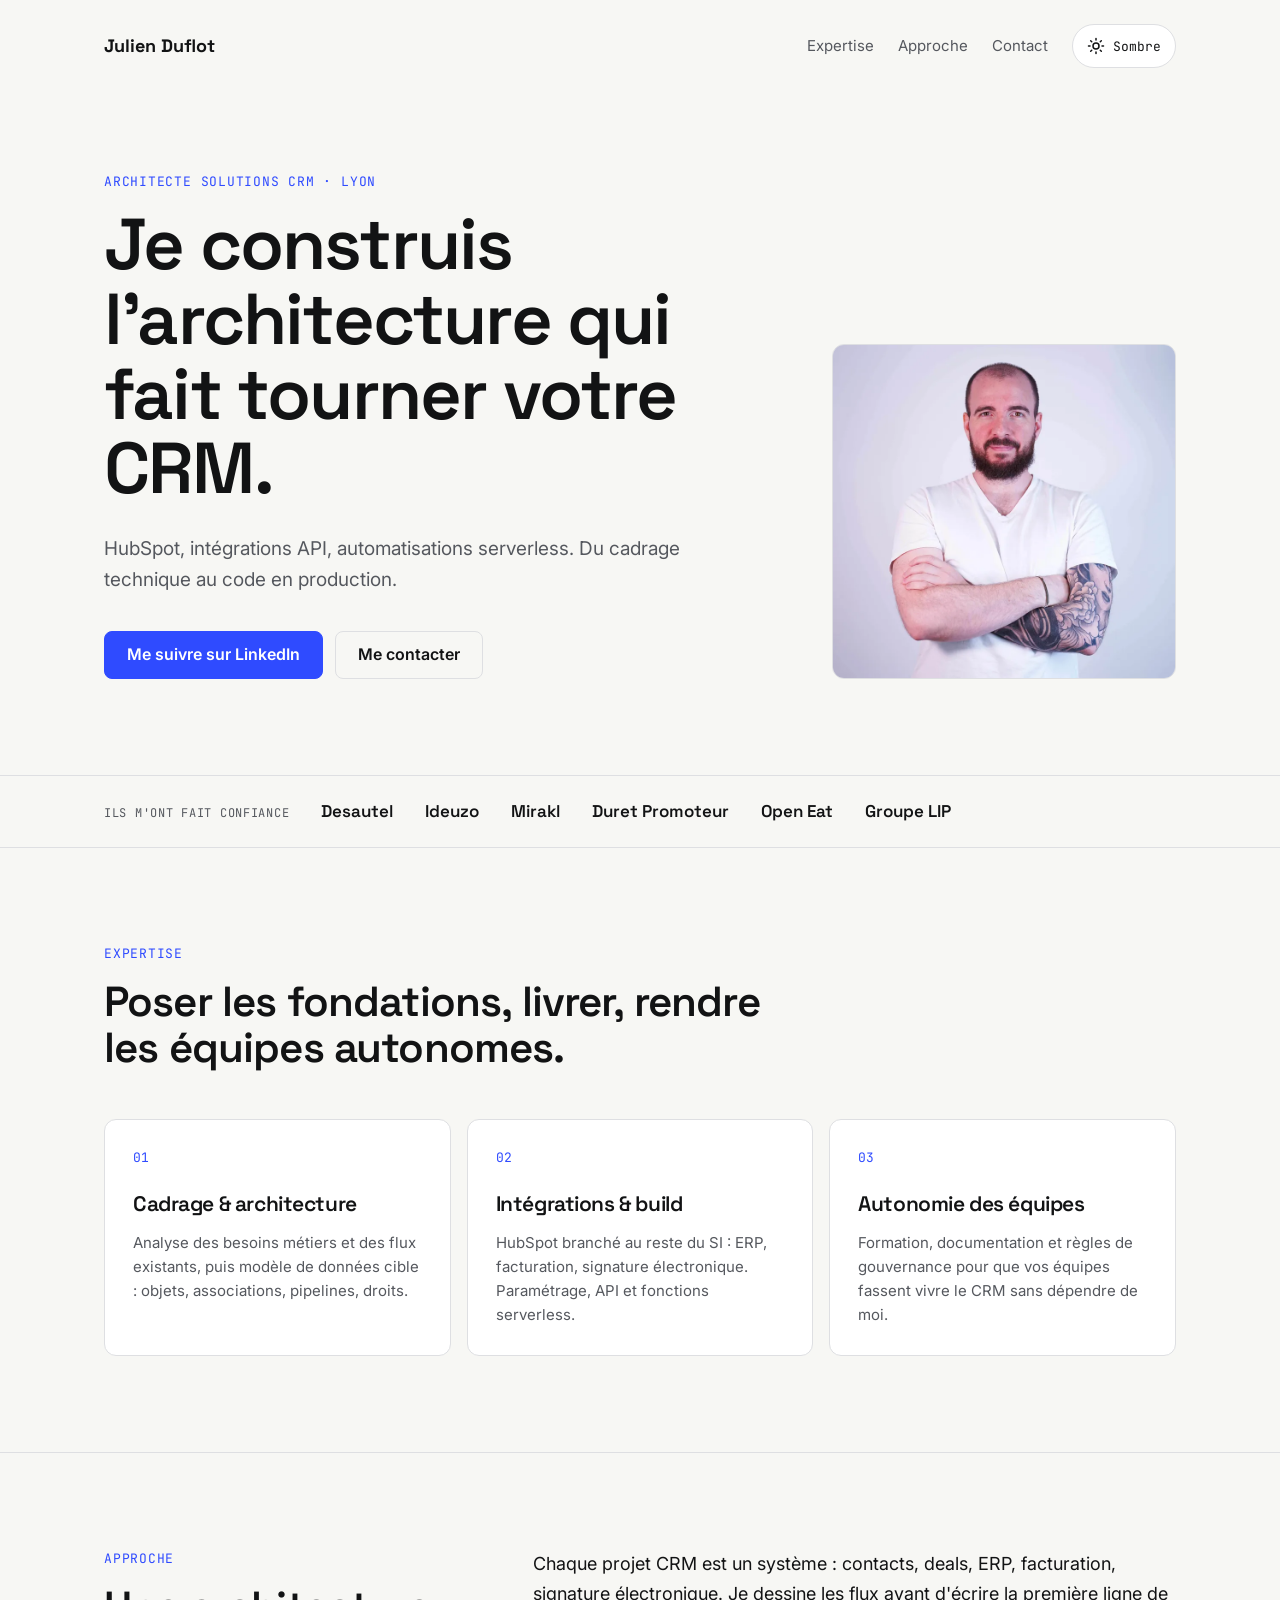
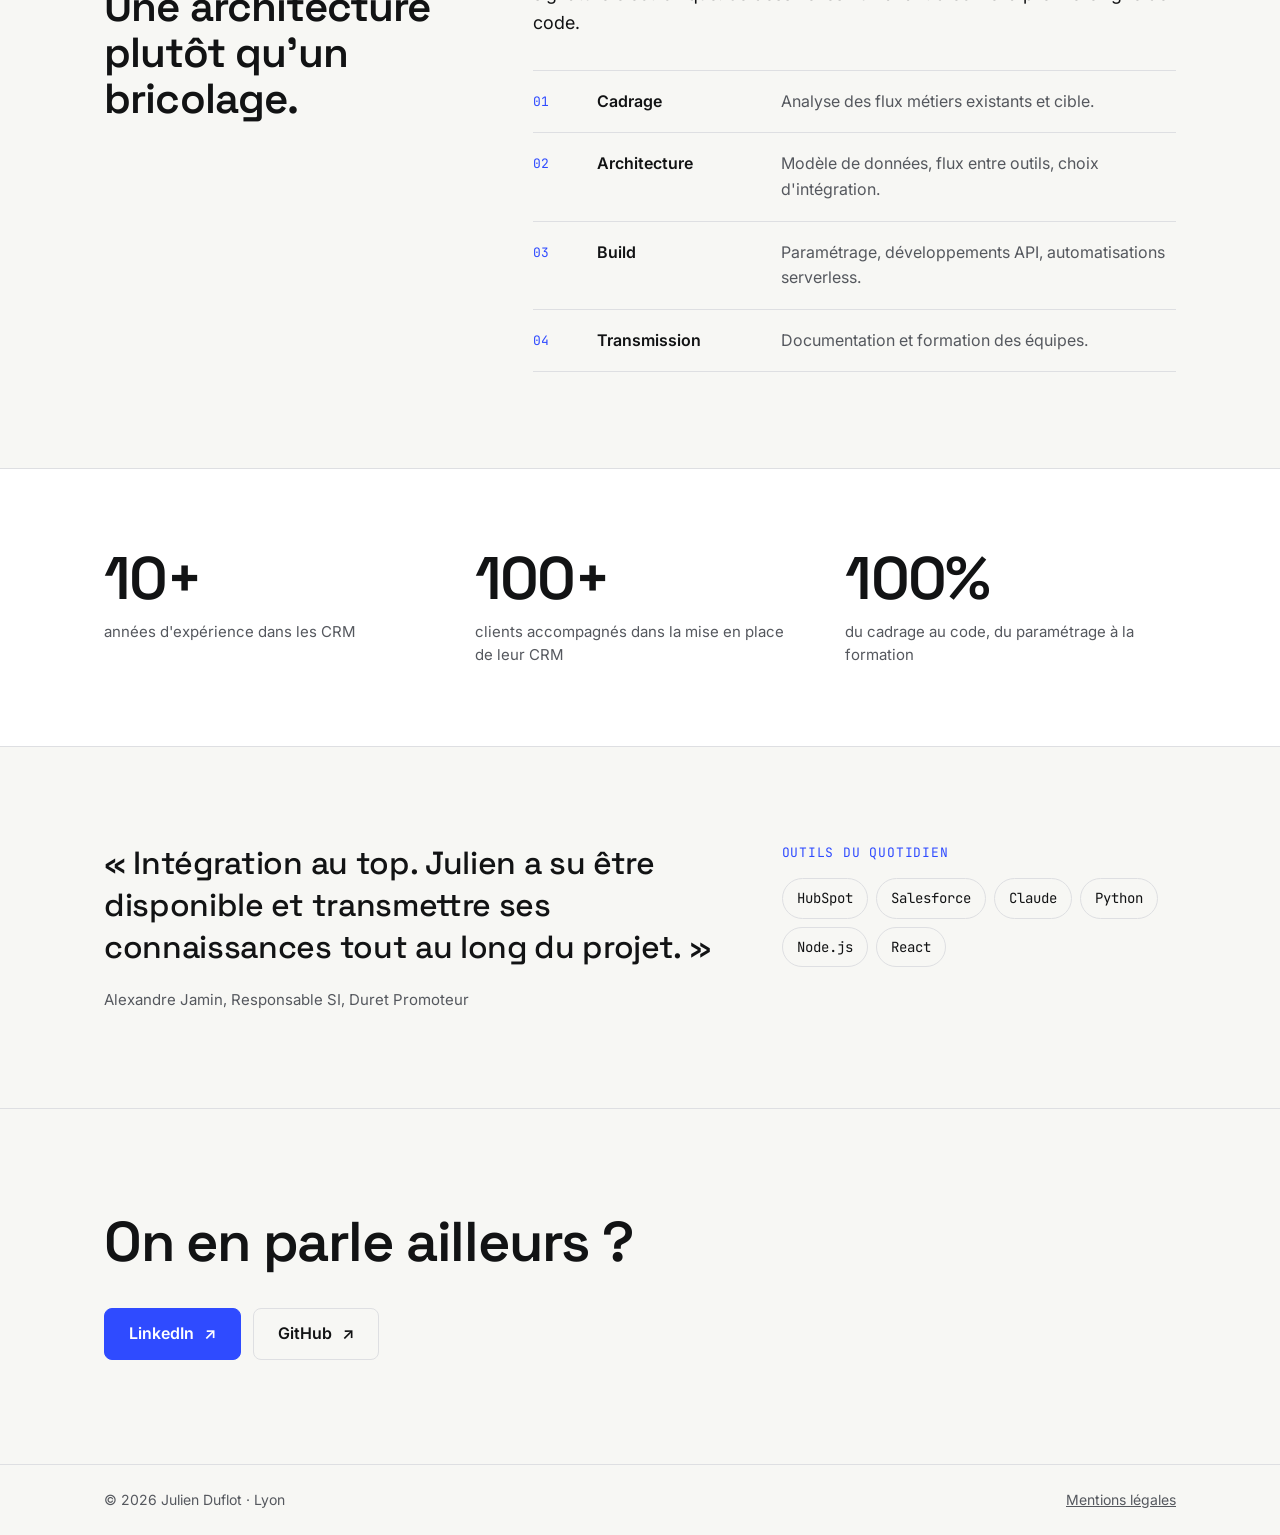
<file: index.html>
<!doctype html>
<html lang="fr">
<head>
  <meta charset="utf-8">
  <meta name="viewport" content="width=device-width, initial-scale=1">
  <title>Julien Duflot · Architecte solutions CRM HubSpot à Lyon</title>
  <meta name="description" content="Julien Duflot, architecte solutions CRM à Lyon : architecture HubSpot, intégrations API et automatisations serverless, du cadrage au code en production.">
  <link rel="canonical" href="https://julienduflot.com/">
  <meta property="og:type" content="profile">
  <meta property="og:title" content="Julien Duflot · Architecte solutions CRM">
  <meta property="og:description" content="Architecture HubSpot, intégrations API et automatisations serverless.">
  <meta property="og:url" content="https://julienduflot.com/">
  <meta property="og:image" content="https://julienduflot.com/assets/julien-duflot.jpg">
  <meta name="theme-color" content="#F7F7F4" media="(prefers-color-scheme: light)">
  <meta name="theme-color" content="#0D0E10" media="(prefers-color-scheme: dark)">
  <link rel="icon" href="data:image/svg+xml,%3Csvg xmlns='http://www.w3.org/2000/svg' viewBox='0 0 32 32'%3E%3Crect width='32' height='32' rx='7' fill='%232F4BFF'/%3E%3Ctext x='16' y='21.5' font-family='Arial,sans-serif' font-size='14' font-weight='700' fill='white' text-anchor='middle'%3EJD%3C/text%3E%3C/svg%3E">
  <script>try{var t=localStorage.getItem("theme");if(t==="dark"||t==="light")document.documentElement.setAttribute("data-theme",t);}catch(e){}</script>
  <link rel="preconnect" href="https://fonts.googleapis.com">
  <link rel="preconnect" href="https://fonts.gstatic.com" crossorigin>
  <link href="https://fonts.googleapis.com/css2?family=Inter:wght@400;500;600&family=JetBrains+Mono:wght@400;500&family=Space+Grotesk:wght@500;600;700&display=swap" rel="stylesheet">
  <link rel="stylesheet" href="/assets/style.css">
  <script src="/assets/theme.js" defer></script>
  <script type="application/ld+json">
  {
    "@context": "https://schema.org",
    "@type": "Person",
    "name": "Julien Duflot",
    "jobTitle": "Architecte solutions CRM",
    "address": { "@type": "PostalAddress", "addressLocality": "Lyon", "addressCountry": "FR" },
    "url": "https://julienduflot.com/",
    "image": "https://julienduflot.com/assets/julien-duflot.jpg",
    "sameAs": ["https://www.linkedin.com/in/julienduflot/", "https://github.com/julienduflot"]
  }
  </script>
</head>
<body>
  <a class="skip" href="#contenu">Aller au contenu</a>

  <header class="wrap site-header">
    <a class="brand" href="/">Julien Duflot</a>
    <nav class="site-nav" aria-label="Sections">
      <a href="#expertise">Expertise</a>
      <a href="#approche">Approche</a>
      <a href="#contact">Contact</a>
      <button class="theme-toggle" type="button" aria-label="Passer au thème sombre">
        <svg class="icon-sun" width="18" height="18" viewBox="0 0 24 24" fill="none" stroke="currentColor" stroke-width="2" stroke-linecap="round" aria-hidden="true"><circle cx="12" cy="12" r="4"/><path d="M12 2v2M12 20v2M2 12h2M20 12h2M4.9 4.9l1.4 1.4M17.7 17.7l1.4 1.4M4.9 19.1l1.4-1.4M17.7 6.3l1.4-1.4"/></svg>
        <svg class="icon-moon" width="18" height="18" viewBox="0 0 24 24" fill="none" stroke="currentColor" stroke-width="2" stroke-linecap="round" stroke-linejoin="round" aria-hidden="true"><path d="M21 12.8A9 9 0 1 1 11.2 3a7 7 0 0 0 9.8 9.8z"/></svg>
        <span class="label">Sombre</span>
      </button>
    </nav>
  </header>

  <main id="contenu">
    <section class="wrap hero">
      <div class="hero-text">
        <p class="eyebrow">Architecte solutions CRM · Lyon</p>
        <h1>Je construis l'architecture qui fait tourner votre CRM.</h1>
        <p class="lead">HubSpot, intégrations API, automatisations serverless. Du cadrage technique au code en production.</p>
        <div class="btns">
          <a class="btn btn-primary" href="https://www.linkedin.com/in/julienduflot/">Me suivre sur LinkedIn</a>
          <a class="btn" href="#contact">Me contacter</a>
        </div>
      </div>
      <figure class="hero-photo">
        <picture>
          <source srcset="/assets/julien-duflot.webp" type="image/webp">
          <img src="/assets/julien-duflot.jpg" alt="Portrait de Julien Duflot" width="800" height="778" fetchpriority="high">
        </picture>
      </figure>
    </section>

    <section class="clients" aria-label="Références clients">
      <div class="wrap">
        <span class="label">Ils m'ont fait confiance</span>
        <ul>
          <li>Desautel</li>
          <li>Ideuzo</li>
          <li>Mirakl</li>
          <li>Duret Promoteur</li>
          <li>Open Eat</li>
          <li>Groupe LIP</li>
        </ul>
      </div>
    </section>

    <section id="expertise" class="wrap section">
      <p class="eyebrow">Expertise</p>
      <h2>Poser les fondations, livrer, rendre les équipes autonomes.</h2>
      <div class="cards">
        <article class="card">
          <p class="num">01</p>
          <h3>Cadrage &amp; architecture</h3>
          <p>Analyse des besoins métiers et des flux existants, puis modèle de données cible : objets, associations, pipelines, droits.</p>
        </article>
        <article class="card">
          <p class="num">02</p>
          <h3>Intégrations &amp; build</h3>
          <p>HubSpot branché au reste du SI : ERP, facturation, signature électronique. Paramétrage, API et fonctions serverless.</p>
        </article>
        <article class="card">
          <p class="num">03</p>
          <h3>Autonomie des équipes</h3>
          <p>Formation, documentation et règles de gouvernance pour que vos équipes fassent vivre le CRM sans dépendre de moi.</p>
        </article>
      </div>
    </section>

    <section id="approche" class="band">
      <div class="wrap section split">
        <div>
          <p class="eyebrow">Approche</p>
          <h2>Une architecture plutôt qu'un bricolage.</h2>
        </div>
        <div>
          <p class="intro">Chaque projet CRM est un système : contacts, deals, ERP, facturation, signature électronique. Je dessine les flux avant d'écrire la première ligne de code.</p>
          <ol class="steps">
            <li><span class="n">01</span><strong>Cadrage</strong><span>Analyse des flux métiers existants et cible.</span></li>
            <li><span class="n">02</span><strong>Architecture</strong><span>Modèle de données, flux entre outils, choix d'intégration.</span></li>
            <li><span class="n">03</span><strong>Build</strong><span>Paramétrage, développements API, automatisations serverless.</span></li>
            <li><span class="n">04</span><strong>Transmission</strong><span>Documentation et formation des équipes.</span></li>
          </ol>
        </div>
      </div>
    </section>

    <section class="band figures" aria-label="En chiffres">
      <div class="wrap">
        <div>
          <p class="figure-value">10+</p>
          <p class="figure-label">années d'expérience dans les CRM</p>
        </div>
        <div>
          <p class="figure-value">100+</p>
          <p class="figure-label">clients accompagnés dans la mise en place de leur CRM</p>
        </div>
        <div>
          <p class="figure-value">100%</p>
          <p class="figure-label">du cadrage au code, du paramétrage à la formation</p>
        </div>
      </div>
    </section>

    <section class="band">
      <div class="wrap section quote-row">
        <figure class="quote">
          <blockquote>« Intégration au top. Julien a su être disponible et transmettre ses connaissances tout au long du projet. »</blockquote>
          <figcaption>Alexandre Jamin, Responsable SI, Duret Promoteur</figcaption>
        </figure>
        <div class="tools">
          <p class="eyebrow">Outils du quotidien</p>
          <ul class="chips">
            <li>HubSpot</li>
            <li>Salesforce</li>
            <li>Claude</li>
            <li>Python</li>
            <li>Node.js</li>
            <li>React</li>
          </ul>
        </div>
      </div>
    </section>

    <section id="contact" class="band">
      <div class="wrap contact">
        <h2>On en parle ailleurs ?</h2>
        <nav class="btns" aria-label="Liens de contact">
          <a class="btn btn-primary" href="https://www.linkedin.com/in/julienduflot/" rel="me">LinkedIn <span aria-hidden="true">↗</span></a>
          <a class="btn" href="https://github.com/julienduflot" rel="me">GitHub <span aria-hidden="true">↗</span></a>
        </nav>
      </div>
    </section>
  </main>

  <footer class="band site-footer">
    <div class="wrap">
      <span>© 2026 Julien Duflot · Lyon</span>
      <a href="/mentions-legales.html">Mentions légales</a>
    </div>
  </footer>
</body>
</html>
</file>
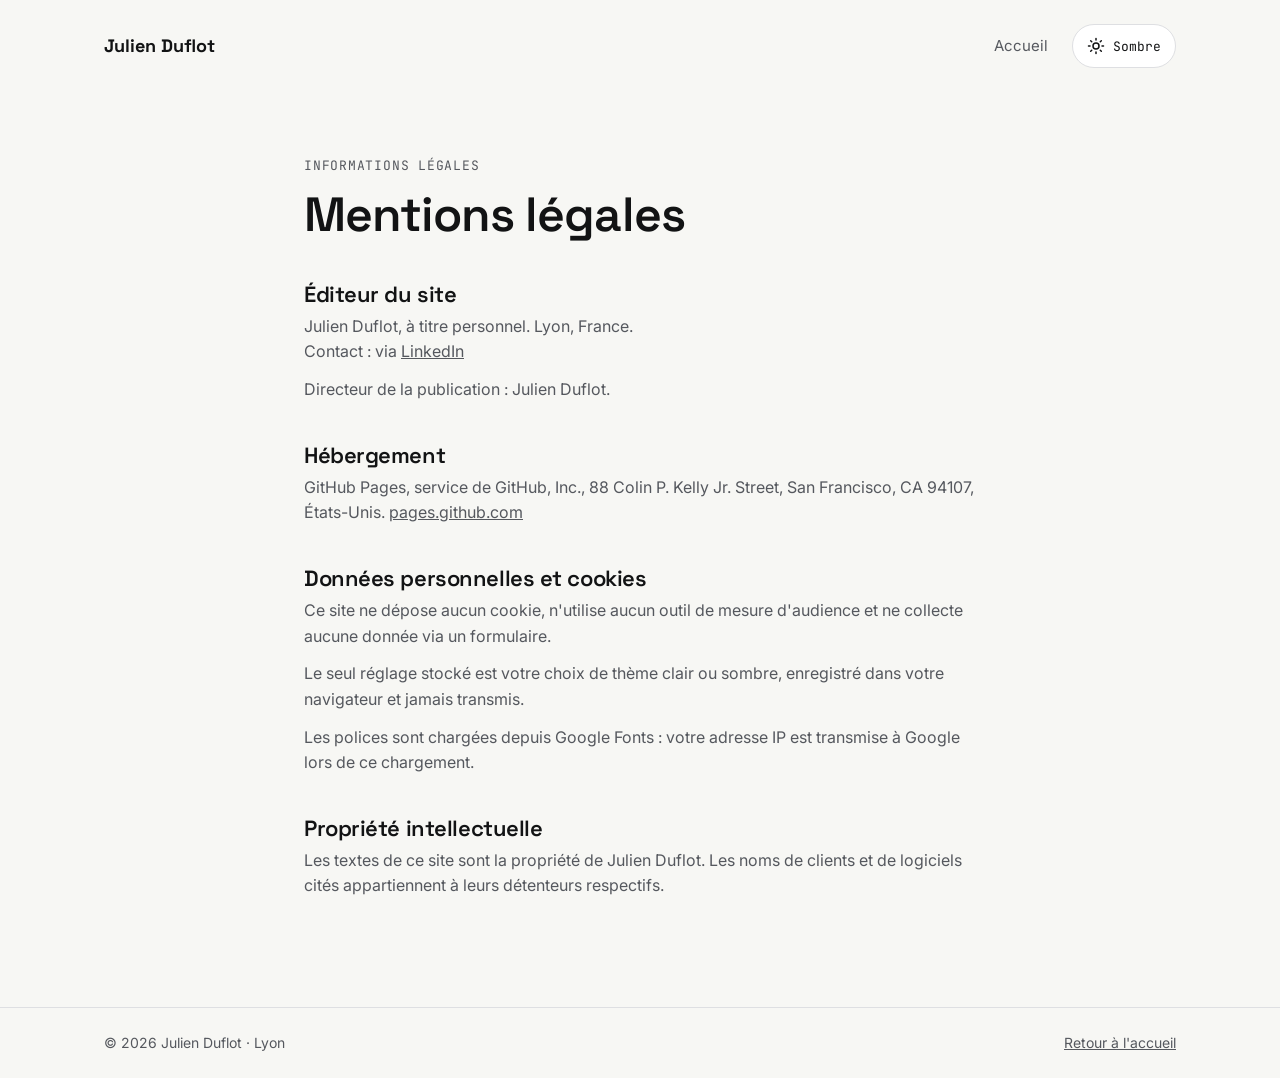
<file: mentions-legales.html>
<!doctype html>
<html lang="fr">
<head>
  <meta charset="utf-8">
  <meta name="viewport" content="width=device-width, initial-scale=1">
  <title>Mentions légales · Julien Duflot</title>
  <meta name="robots" content="noindex">
  <link rel="canonical" href="https://julienduflot.com/mentions-legales.html">
  <script>try{var t=localStorage.getItem("theme");if(t==="dark"||t==="light")document.documentElement.setAttribute("data-theme",t);}catch(e){}</script>
  <link rel="preconnect" href="https://fonts.googleapis.com">
  <link rel="preconnect" href="https://fonts.gstatic.com" crossorigin>
  <link href="https://fonts.googleapis.com/css2?family=Inter:wght@400;500;600&family=JetBrains+Mono:wght@400;500&family=Space+Grotesk:wght@500;600;700&display=swap" rel="stylesheet">
  <link rel="stylesheet" href="/assets/style.css">
  <script src="/assets/theme.js" defer></script>
</head>
<body>
  <header class="wrap site-header">
    <a class="brand" href="/">Julien Duflot</a>
    <nav class="site-nav" aria-label="Navigation">
      <a href="/">Accueil</a>
      <button class="theme-toggle" type="button" aria-label="Passer au thème sombre">
        <svg class="icon-sun" width="18" height="18" viewBox="0 0 24 24" fill="none" stroke="currentColor" stroke-width="2" stroke-linecap="round" aria-hidden="true"><circle cx="12" cy="12" r="4"/><path d="M12 2v2M12 20v2M2 12h2M20 12h2M4.9 4.9l1.4 1.4M17.7 17.7l1.4 1.4M4.9 19.1l1.4-1.4M17.7 6.3l1.4-1.4"/></svg>
        <svg class="icon-moon" width="18" height="18" viewBox="0 0 24 24" fill="none" stroke="currentColor" stroke-width="2" stroke-linecap="round" stroke-linejoin="round" aria-hidden="true"><path d="M21 12.8A9 9 0 1 1 11.2 3a7 7 0 0 0 9.8 9.8z"/></svg>
        <span class="label">Sombre</span>
      </button>
    </nav>
  </header>

  <main class="wrap prose">
    <p class="eyebrow">Informations légales</p>
    <h1>Mentions légales</h1>

    <h2>Éditeur du site</h2>
    <p>Julien Duflot, à titre personnel. Lyon, France.<br>Contact : via <a href="https://www.linkedin.com/in/julienduflot/">LinkedIn</a></p>
    <p>Directeur de la publication : Julien Duflot.</p>

    <h2>Hébergement</h2>
    <p>GitHub Pages, service de GitHub, Inc., 88 Colin P. Kelly Jr. Street, San Francisco, CA 94107, États-Unis. <a href="https://pages.github.com/">pages.github.com</a></p>

    <h2>Données personnelles et cookies</h2>
    <p>Ce site ne dépose aucun cookie, n'utilise aucun outil de mesure d'audience et ne collecte aucune donnée via un formulaire.</p>
    <p>Le seul réglage stocké est votre choix de thème clair ou sombre, enregistré dans votre navigateur et jamais transmis.</p>
    <p>Les polices sont chargées depuis Google Fonts : votre adresse IP est transmise à Google lors de ce chargement.</p>

    <h2>Propriété intellectuelle</h2>
    <p>Les textes de ce site sont la propriété de Julien Duflot. Les noms de clients et de logiciels cités appartiennent à leurs détenteurs respectifs.</p>
  </main>

  <footer class="band site-footer">
    <div class="wrap">
      <span>© 2026 Julien Duflot · Lyon</span>
      <a href="/">Retour à l'accueil</a>
    </div>
  </footer>
</body>
</html>
</file>
<file: assets/style.css>
/* julienduflot.com — thème clair / sombre */
:root {
  --bg: #F7F7F4;
  --surface: #FFFFFF;
  --ink: #121314;
  --muted: #55585E;
  --line: #DEDFE2;
  --accent: #2F4BFF;
  --on-accent: #FFFFFF;
  --font-display: "Space Grotesk", system-ui, sans-serif;
  --font-body: "Inter", system-ui, sans-serif;
  --font-mono: "JetBrains Mono", ui-monospace, monospace;
  color-scheme: light;
}
@media (prefers-color-scheme: dark) {
  :root:not([data-theme="light"]) {
    --bg: #0D0E10; --surface: #15171B; --ink: #ECEDEE; --muted: #A0A5AD;
    --line: #2A2D33; --accent: #8FA2FF; --on-accent: #0D0E10;
    color-scheme: dark;
  }
}
:root[data-theme="dark"] {
  --bg: #0D0E10; --surface: #15171B; --ink: #ECEDEE; --muted: #A0A5AD;
  --line: #2A2D33; --accent: #8FA2FF; --on-accent: #0D0E10;
  color-scheme: dark;
}

*, *::before, *::after { box-sizing: border-box; }
html { scroll-behavior: smooth; }
body {
  margin: 0;
  background: var(--bg);
  color: var(--ink);
  font-family: var(--font-body);
  font-size: 16px;
  line-height: 1.6;
  -webkit-font-smoothing: antialiased;
}
a { color: inherit; }
img { max-width: 100%; display: block; }
.wrap { max-width: 1120px; margin: 0 auto; padding-inline: 24px; }
.band { border-top: 1px solid var(--line); }
.skip { position: absolute; left: -9999px; }
.skip:focus { left: 16px; top: 16px; z-index: 10; background: var(--surface); padding: 8px 12px; }
:focus-visible { outline: 2px solid var(--accent); outline-offset: 3px; }

/* Libellés */
.eyebrow {
  margin: 0 0 14px;
  font-family: var(--font-mono);
  font-size: 13px;
  letter-spacing: .06em;
  text-transform: uppercase;
  color: var(--accent);
}
h1, h2, h3 { font-family: var(--font-display); font-weight: 600; letter-spacing: -0.02em; }
h2 { margin: 0; font-size: clamp(30px, 3.4vw, 42px); line-height: 1.1; }

/* Header */
.site-header { display: flex; flex-wrap: wrap; gap: 16px; justify-content: space-between; align-items: center; padding-block: 24px; }
.brand { font-family: var(--font-display); font-weight: 700; font-size: 18px; text-decoration: none; }
.site-nav { display: flex; flex-wrap: wrap; align-items: center; gap: 24px; font-size: 15px; }
.site-nav a { color: var(--muted); text-decoration: none; }
.site-nav a:hover { color: var(--ink); }
.theme-toggle {
  display: inline-flex; align-items: center; gap: 8px;
  min-height: 44px; padding: 0 14px;
  border-radius: 999px; border: 1px solid var(--line);
  background: var(--surface); color: var(--ink);
  font-family: var(--font-mono); font-size: 13px; cursor: pointer;
}
.theme-toggle .icon-moon { display: none; }
:root[data-theme="dark"] .theme-toggle .icon-sun { display: none; }
:root[data-theme="dark"] .theme-toggle .icon-moon { display: inline; }

/* Boutons */
.btns { display: flex; flex-wrap: wrap; gap: 12px; }
.btn {
  display: inline-flex; align-items: center; gap: 10px;
  min-height: 48px; padding: 0 22px; border-radius: 8px;
  border: 1px solid var(--line); font-weight: 600; text-decoration: none;
}
.btn:hover { border-color: var(--ink); }
.btn-primary { background: var(--accent); border-color: var(--accent); color: var(--on-accent); }
.btn-primary:hover { filter: brightness(1.08); border-color: var(--accent); }

/* Hero */
.hero { display: flex; flex-wrap: wrap; gap: 56px; align-items: flex-end; padding-block: 80px 96px; }
.hero-text { flex: 3 1 540px; min-width: 0; }
.hero h1 { margin: 0; font-size: clamp(40px, 5.8vw, 72px); line-height: 1.04; letter-spacing: -0.025em; }
.hero .lead { margin: 28px 0 36px; max-width: 600px; font-size: 19px; color: var(--muted); }
.hero-photo { flex: 1 1 300px; max-width: 420px; margin: 0; }
.hero-photo img {
  width: 100%; height: auto;
  border-radius: 12px; border: 1px solid var(--line);
}
.photo-placeholder {
  width: 100%; aspect-ratio: 4 / 5;
  border-radius: 12px; border: 1px solid var(--line); background: var(--surface);
}
.photo-placeholder { display: flex; align-items: center; justify-content: center; font-family: var(--font-mono); font-size: 13px; color: var(--muted); }

/* Clients */
.clients { border-top: 1px solid var(--line); border-bottom: 1px solid var(--line); }
.clients .wrap { display: flex; flex-wrap: wrap; gap: 12px 32px; align-items: baseline; padding-block: 22px; }
.clients .label { font-family: var(--font-mono); font-size: 12px; letter-spacing: .06em; text-transform: uppercase; color: var(--muted); }
.clients ul { display: contents; }
.clients li { list-style: none; font-family: var(--font-display); font-weight: 600; font-size: 17px; }

/* Sections */
.section { padding-block: 96px; }
.section > h2 { max-width: 720px; margin-bottom: 48px; }
.cards { display: grid; grid-template-columns: repeat(auto-fit, minmax(280px, 1fr)); gap: 16px; }
.card { border: 1px solid var(--line); border-radius: 12px; padding: 28px; background: var(--surface); }
.card .num { margin: 0 0 18px; font-family: var(--font-mono); font-size: 13px; color: var(--accent); }
.card h3 { margin: 0 0 10px; font-size: 21px; }
.card p { margin: 0; font-size: 15px; color: var(--muted); }

.split { display: flex; flex-wrap: wrap; gap: 48px; }
.split > :first-child { flex: 1 1 300px; min-width: 0; }
.split > :last-child { flex: 2 1 480px; min-width: 0; }
.split .intro { margin: 0 0 32px; font-size: 18px; line-height: 1.65; }
.steps { margin: 0; padding: 0; list-style: none; border-top: 1px solid var(--line); }
.steps li { display: flex; flex-wrap: wrap; gap: 8px 24px; padding-block: 18px; border-bottom: 1px solid var(--line); }
.steps .n { flex: 0 0 40px; font-family: var(--font-mono); font-size: 13px; color: var(--accent); padding-top: 3px; }
.steps strong { flex: 0 1 160px; font-weight: 600; }
.steps span:last-child { flex: 1 1 240px; color: var(--muted); }

.figures { background: var(--surface); }
.figures .wrap { display: grid; grid-template-columns: repeat(auto-fit, minmax(240px, 1fr)); gap: 40px; padding-block: 80px; }
.figure-value { margin: 0; font-family: var(--font-display); font-weight: 600; font-size: 60px; line-height: 1; letter-spacing: -0.03em; }
.figure-label { margin: 12px 0 0; font-size: 15px; line-height: 1.5; color: var(--muted); }

.quote-row { display: flex; flex-wrap: wrap; gap: 56px; }
.quote { flex: 3 1 480px; min-width: 0; margin: 0; }
.quote blockquote { margin: 0; font-family: var(--font-display); font-weight: 500; font-size: clamp(24px, 2.6vw, 32px); line-height: 1.3; letter-spacing: -0.01em; }
.quote figcaption { margin-top: 20px; font-size: 15px; color: var(--muted); }
.tools { flex: 2 1 300px; min-width: 0; }
.chips { margin: 0; padding: 0; list-style: none; display: flex; flex-wrap: wrap; gap: 8px; font-family: var(--font-mono); font-size: 14px; }
.chips li { padding: 8px 14px; border: 1px solid var(--line); border-radius: 999px; }

.contact { padding-block: 104px; }
.contact h2 { font-size: clamp(32px, 4.4vw, 56px); line-height: 1.05; letter-spacing: -0.025em; margin-bottom: 36px; }
.contact .btn { min-height: 52px; padding-inline: 24px; }

.site-footer .wrap { display: flex; flex-wrap: wrap; gap: 16px; justify-content: space-between; padding-block: 24px; font-size: 14px; color: var(--muted); }

/* Page texte (mentions légales) */
.prose { max-width: 720px; padding-block: 64px 96px; }
.prose h1 { font-size: clamp(32px, 4vw, 48px); line-height: 1.1; margin: 0 0 32px; }
.prose h2 { font-size: 22px; margin: 40px 0 8px; }
.prose p { margin: 0 0 12px; color: var(--muted); }

@media (prefers-reduced-motion: reduce) { html { scroll-behavior: auto; } }
</file>
